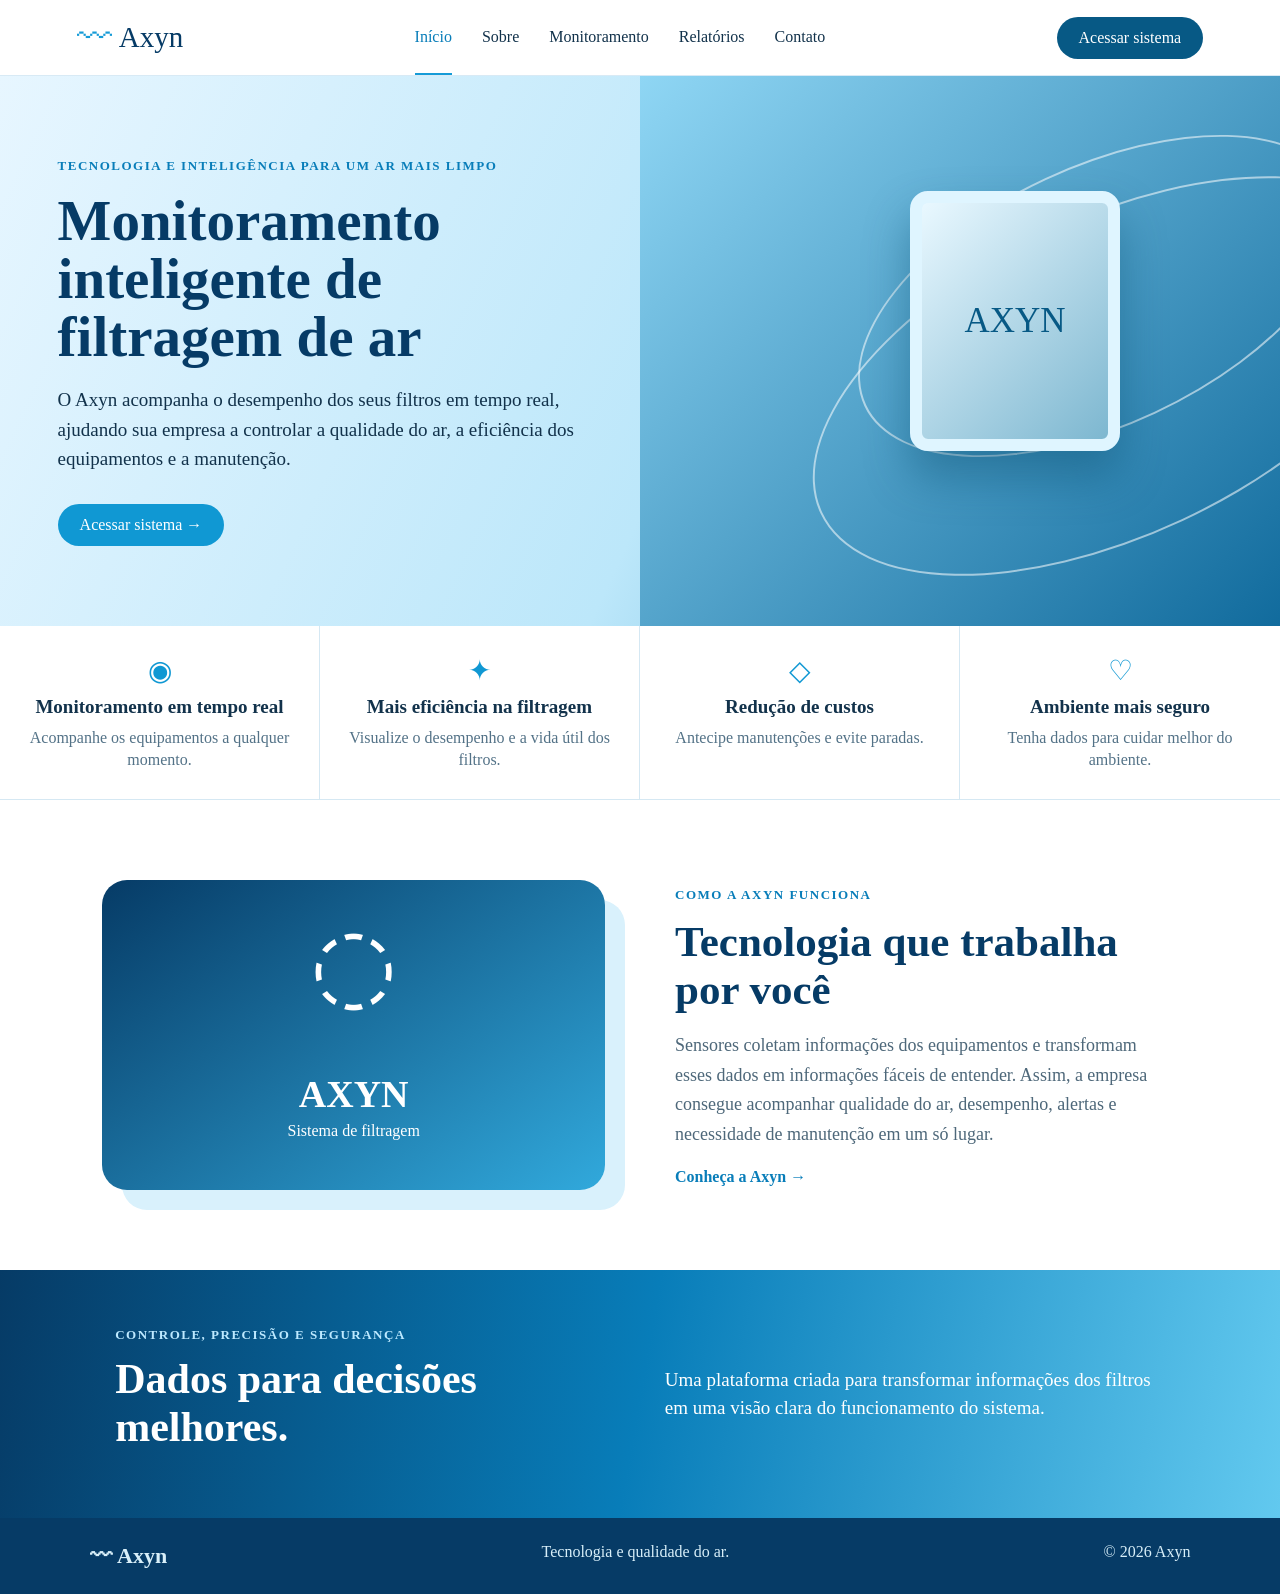
<file: index.html>
<!DOCTYPE html>
<html lang="pt-BR">
<head>
    <meta charset="UTF-8">
    <meta name="viewport" content="width=device-width, initial-scale=1.0">
    <title>Axyn | Monitoramento de Filtragem de Ar</title>
    <link rel="stylesheet" href="style.css">
</head>
<body>
<header class="topbar public-nav">
    <a class="logo" href="index.html"><span>〰</span> Axyn</a>
    <nav>
        <a class="active" href="index.html">Início</a>
        <a href="sobre.html">Sobre</a>
        <a href="monitoramento.html">Monitoramento</a>
        <a href="relatorios.html">Relatórios</a>
        <a href="contato.html">Contato</a>
    </nav>
    <a class="btn btn-dark" href="login.html">Acessar sistema</a>
</header>

<main>
<section class="hero">
    <div class="hero-content">
        <span class="eyebrow">TECNOLOGIA E INTELIGÊNCIA PARA UM AR MAIS LIMPO</span>
        <h1>Monitoramento inteligente de filtragem de ar</h1>
        <p>O Axyn acompanha o desempenho dos seus filtros em tempo real, ajudando sua empresa a controlar a qualidade do ar, a eficiência dos equipamentos e a manutenção.</p>
        <a class="btn btn-blue" href="login.html">Acessar sistema →</a>
    </div>
    <div class="hero-visual">
        <div class="air-ring ring-one"></div>
        <div class="air-ring ring-two"></div>
        <div class="filter-machine">AXYN</div>
    </div>
</section>

<section class="benefits">
    <article><span>◉</span><h3>Monitoramento em tempo real</h3><p>Acompanhe os equipamentos a qualquer momento.</p></article>
    <article><span>✦</span><h3>Mais eficiência na filtragem</h3><p>Visualize o desempenho e a vida útil dos filtros.</p></article>
    <article><span>◇</span><h3>Redução de custos</h3><p>Antecipe manutenções e evite paradas.</p></article>
    <article><span>♡</span><h3>Ambiente mais seguro</h3><p>Tenha dados para cuidar melhor do ambiente.</p></article>
</section>

<section class="split-section">
    <div class="photo-placeholder">
        <div class="filter-icon">◌</div>
        <strong>AXYN</strong>
        <span>Sistema de filtragem</span>
    </div>
    <div>
        <span class="eyebrow">COMO A AXYN FUNCIONA</span>
        <h2>Tecnologia que trabalha por você</h2>
        <p>Sensores coletam informações dos equipamentos e transformam esses dados em informações fáceis de entender. Assim, a empresa consegue acompanhar qualidade do ar, desempenho, alertas e necessidade de manutenção em um só lugar.</p>
        <a class="text-link" href="sobre.html">Conheça a Axyn →</a>
    </div>
</section>

<section class="blue-banner">
    <div>
        <span class="eyebrow light">CONTROLE, PRECISÃO E SEGURANÇA</span>
        <h2>Dados para decisões melhores.</h2>
    </div>
    <p>Uma plataforma criada para transformar informações dos filtros em uma visão clara do funcionamento do sistema.</p>
</section>
</main>

<footer><strong>〰 Axyn</strong><span>Tecnologia e qualidade do ar.</span><span>© 2026 Axyn</span></footer>
<script src="script.js"></script>
</body>
</html>
</file>
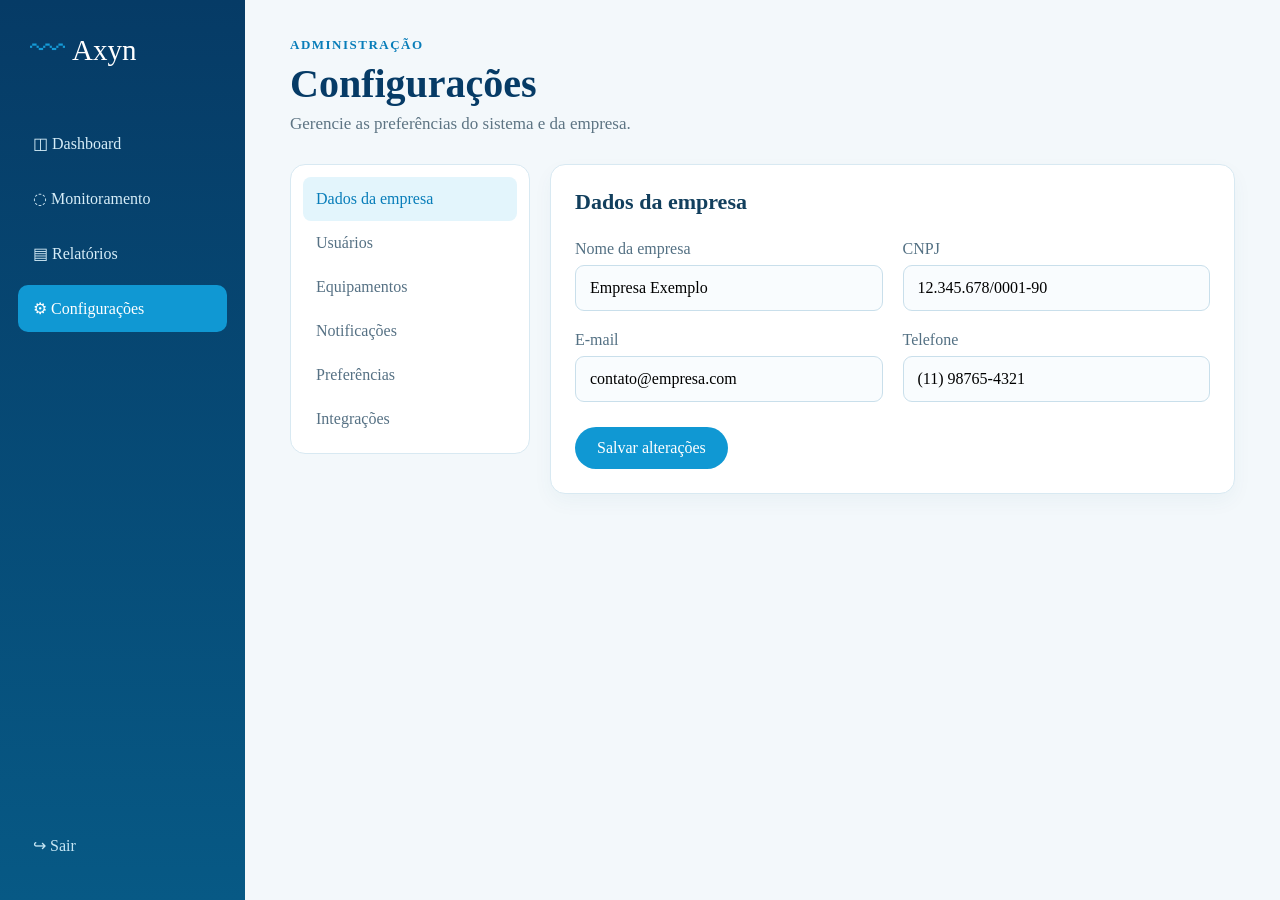
<file: configuracoes.html>
<!DOCTYPE html>
<html lang="pt-BR">
<head>
<meta charset="UTF-8">
<meta name="viewport" content="width=device-width, initial-scale=1.0">
<title>Axyn | Configurações</title>
<link rel="stylesheet" href="style.css">
</head>
<body class="app-page">
<aside class="sidebar"><a class="logo logo-light" href="dashboard.html"><span>〰</span> Axyn</a><nav><a href="dashboard.html">◫ <span>Dashboard</span></a><a href="monitoramento.html">◌ <span>Monitoramento</span></a><a href="relatorios.html">▤ <span>Relatórios</span></a><a class="active" href="configuracoes.html">⚙ <span>Configurações</span></a></nav><a class="logout" href="index.html">↪ Sair</a></aside>
<main class="app-main"><header class="app-header"><div><span class="eyebrow">ADMINISTRAÇÃO</span><h1>Configurações</h1><p>Gerencie as preferências do sistema e da empresa.</p></div></header>
<section class="settings-layout"><div class="settings-menu"><a class="selected">Dados da empresa</a><a>Usuários</a><a>Equipamentos</a><a>Notificações</a><a>Preferências</a><a>Integrações</a></div><div class="panel settings-form"><h2>Dados da empresa</h2><div class="form-grid"><label>Nome da empresa<input value="Empresa Exemplo"></label><label>CNPJ<input value="12.345.678/0001-90"></label><label>E-mail<input value="contato@empresa.com"></label><label>Telefone<input value="(11) 98765-4321"></label></div><button class="btn btn-blue">Salvar alterações</button></div></section>
</main><script src="script.js"></script>
</body>
</html>
</file>
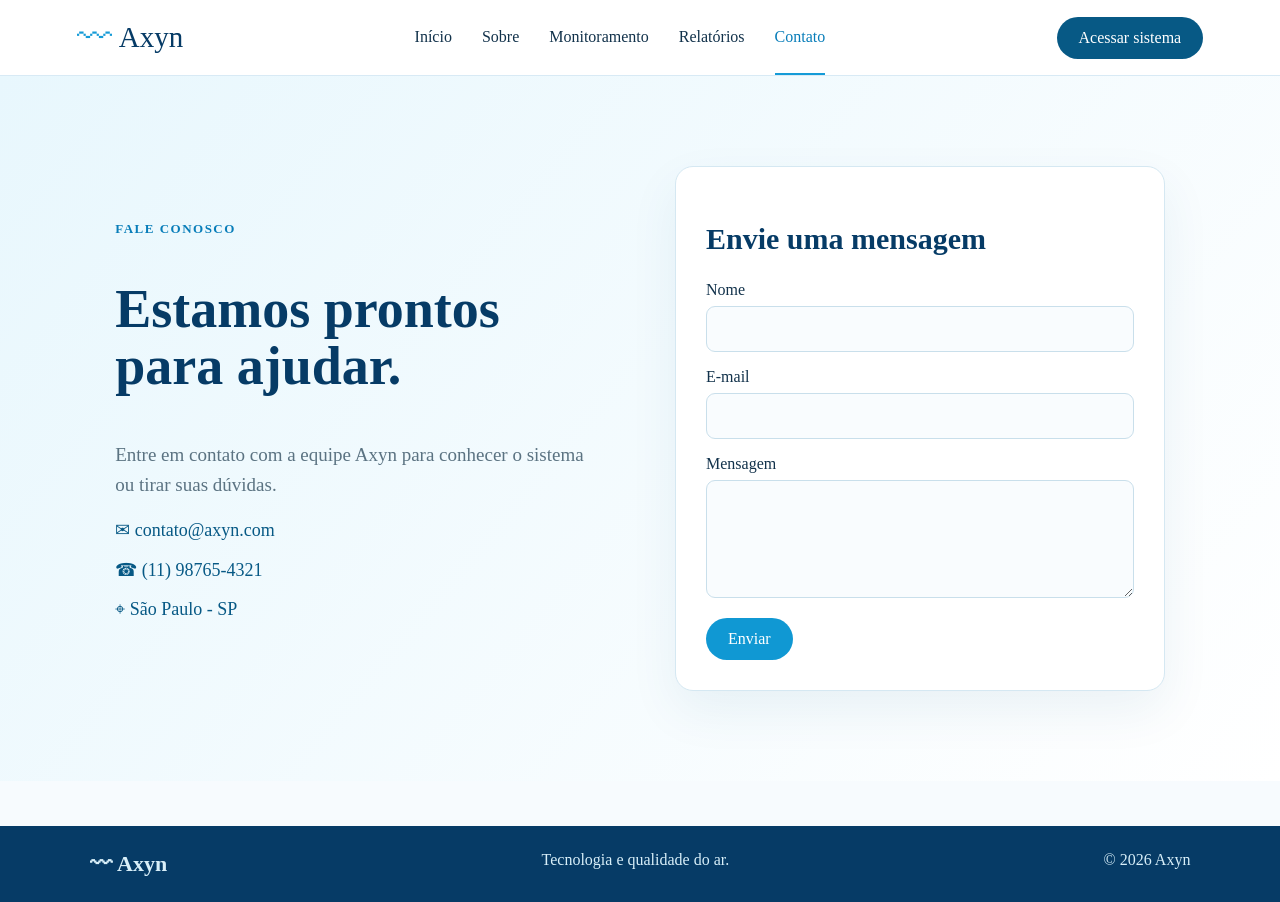
<file: contato.html>
<!DOCTYPE html>
<html lang="pt-BR">
<head>
<meta charset="UTF-8">
<meta name="viewport" content="width=device-width, initial-scale=1.0">
<title>Axyn | Contato</title>
<link rel="stylesheet" href="style.css">
</head>
<body>
<header class="topbar public-nav"><a class="logo" href="index.html"><span>〰</span> Axyn</a><nav><a href="index.html">Início</a><a href="sobre.html">Sobre</a><a href="monitoramento.html">Monitoramento</a><a href="relatorios.html">Relatórios</a><a class="active" href="contato.html">Contato</a></nav><a class="btn btn-dark" href="login.html">Acessar sistema</a></header>
<main class="page"><section class="contact"><div><span class="eyebrow">FALE CONOSCO</span><h1>Estamos prontos para ajudar.</h1><p>Entre em contato com a equipe Axyn para conhecer o sistema ou tirar suas dúvidas.</p><div class="contact-list"><p>✉ contato@axyn.com</p><p>☎ (11) 98765-4321</p><p>⌖ São Paulo - SP</p></div></div><form class="contact-form"><h2>Envie uma mensagem</h2><label>Nome<input type="text" required></label><label>E-mail<input type="email" required></label><label>Mensagem<textarea rows="5" required></textarea></label><button class="btn btn-blue">Enviar</button></form></section></main>
<footer><strong>〰 Axyn</strong><span>Tecnologia e qualidade do ar.</span><span>© 2026 Axyn</span></footer><script src="script.js"></script>
</body>
</html>
</file>
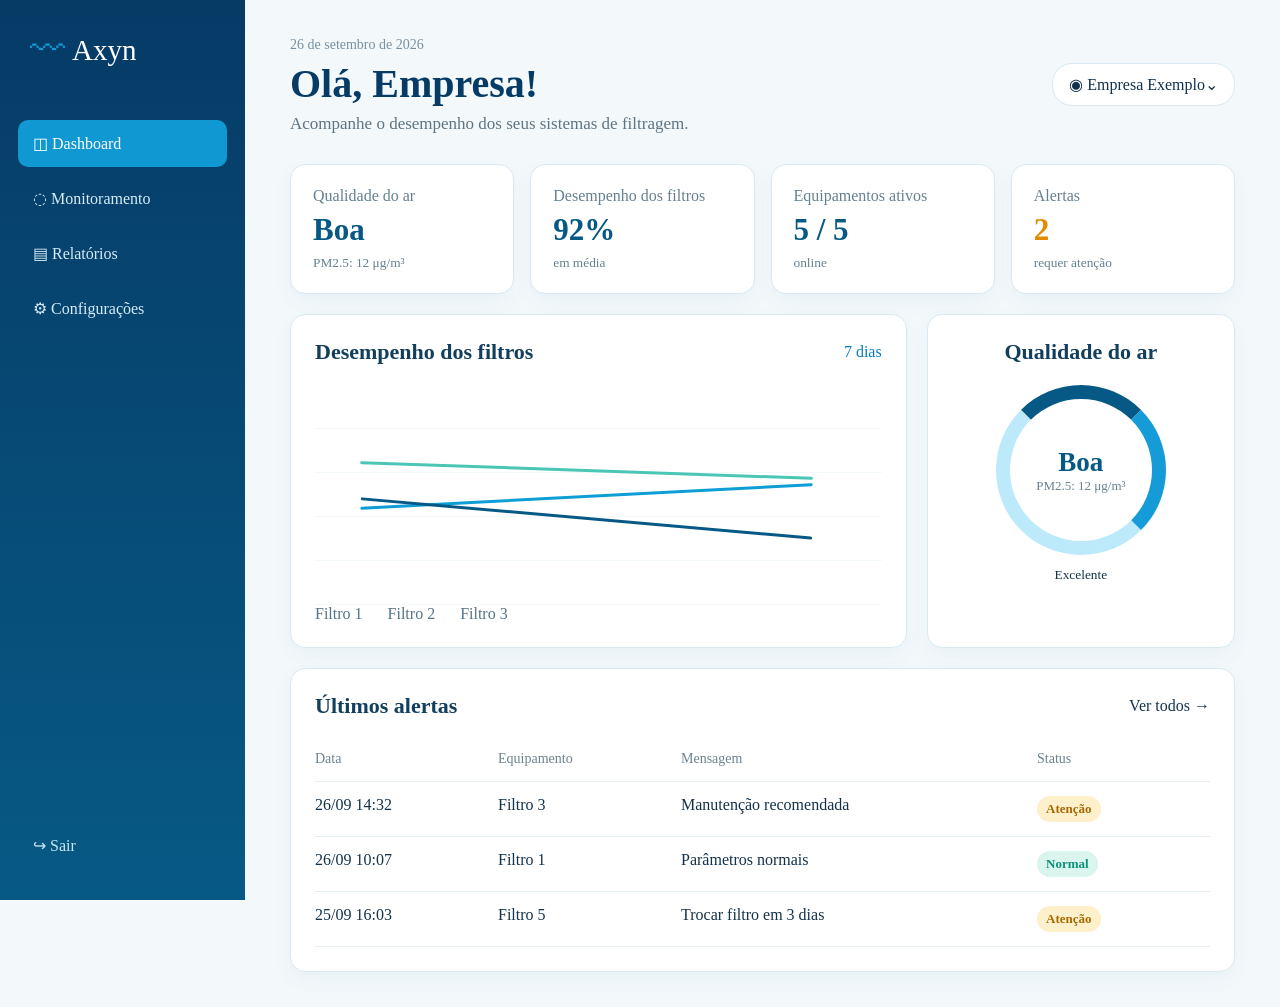
<file: dashboard.html>
<!DOCTYPE html>
<html lang="pt-BR">
<head>
<meta charset="UTF-8">
<meta name="viewport" content="width=device-width, initial-scale=1.0">
<title>Axyn | Dashboard</title>
<link rel="stylesheet" href="style.css">
</head>
<body class="app-page">
<aside class="sidebar">
<a class="logo logo-light" href="dashboard.html"><span>〰</span> Axyn</a>
<nav><a class="active" href="dashboard.html">◫ <span>Dashboard</span></a><a href="monitoramento.html">◌ <span>Monitoramento</span></a><a href="relatorios.html">▤ <span>Relatórios</span></a><a href="configuracoes.html">⚙ <span>Configurações</span></a></nav>
<a class="logout" href="index.html">↪ Sair</a>
</aside>
<main class="app-main">
<header class="app-header"><div><span class="muted">26 de setembro de 2026</span><h1>Olá, Empresa!</h1><p>Acompanhe o desempenho dos seus sistemas de filtragem.</p></div><div class="account">◉ Empresa Exemplo⌄</div></header>
<section class="metric-grid">
<div class="metric"><span>Qualidade do ar</span><strong>Boa</strong><small>PM2.5: 12 μg/m³</small></div>
<div class="metric"><span>Desempenho dos filtros</span><strong>92%</strong><small>em média</small></div>
<div class="metric"><span>Equipamentos ativos</span><strong>5 / 5</strong><small>online</small></div>
<div class="metric alert-metric"><span>Alertas</span><strong>2</strong><small>requer atenção</small></div>
</section>
<section class="dashboard-grid">
<div class="panel chart-panel"><div class="panel-title"><h2>Desempenho dos filtros</h2><span>7 dias</span></div><div class="chart"><div class="chart-line line-a"></div><div class="chart-line line-b"></div><div class="chart-line line-c"></div></div><div class="legend"><span>Filtro 1</span><span>Filtro 2</span><span>Filtro 3</span></div></div>
<div class="panel gauge-panel"><h2>Qualidade do ar</h2><div class="gauge"><strong>Boa</strong><span>PM2.5: 12 μg/m³</span></div><small>Excelente</small></div>
</section>
<section class="panel"><div class="panel-title"><h2>Últimos alertas</h2><a href="relatorios.html">Ver todos →</a></div><div class="table"><div class="table-row head"><span>Data</span><span>Equipamento</span><span>Mensagem</span><span>Status</span></div><div class="table-row"><span>26/09 14:32</span><span>Filtro 3</span><span>Manutenção recomendada</span><b class="status warning">Atenção</b></div><div class="table-row"><span>26/09 10:07</span><span>Filtro 1</span><span>Parâmetros normais</span><b class="status ok">Normal</b></div><div class="table-row"><span>25/09 16:03</span><span>Filtro 5</span><span>Trocar filtro em 3 dias</span><b class="status warning">Atenção</b></div></div></section>
</main>
<script src="script.js"></script>
</body>
</html>
</file>
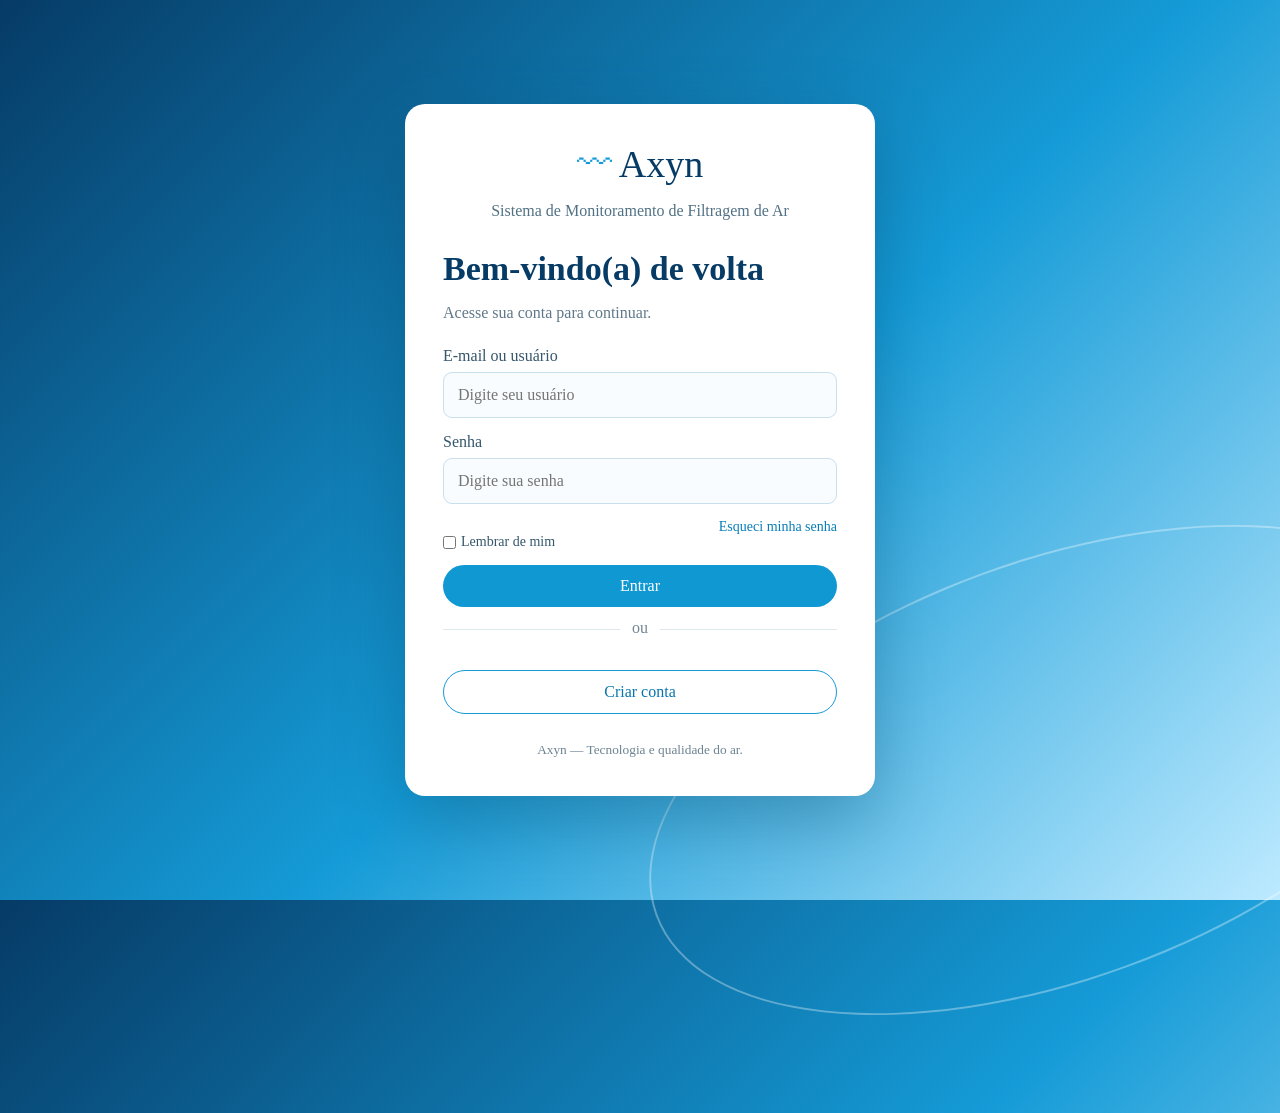
<file: login.html>
<!DOCTYPE html>
<html lang="pt-BR">
<head>
<meta charset="UTF-8">
<meta name="viewport" content="width=device-width, initial-scale=1.0">
<title>Axyn | Login</title>
<link rel="stylesheet" href="style.css">
</head>
<body class="login-page">
<div class="login-decoration"></div>
<div class="login-card">
<a class="logo login-logo" href="index.html"><span>〰</span> Axyn</a>
<p class="login-subtitle">Sistema de Monitoramento de Filtragem de Ar</p>
<h1>Bem-vindo(a) de volta</h1>
<p>Acesse sua conta para continuar.</p>
<form onsubmit="loginDemo(event)">
<label>E-mail ou usuário<input type="text" required placeholder="Digite seu usuário"></label>
<label>Senha<input type="password" required placeholder="Digite sua senha"></label>
<div class="login-options"><label class="check"><input type="checkbox"> Lembrar de mim</label><a href="#">Esqueci minha senha</a></div>
<button class="btn btn-blue full" type="submit">Entrar</button>
</form>
<div class="or"><span>ou</span></div>
<a class="btn btn-outline full" href="#">Criar conta</a>
<small>Axyn — Tecnologia e qualidade do ar.</small>
</div>
<script src="script.js"></script>
</body>
</html>
</file>
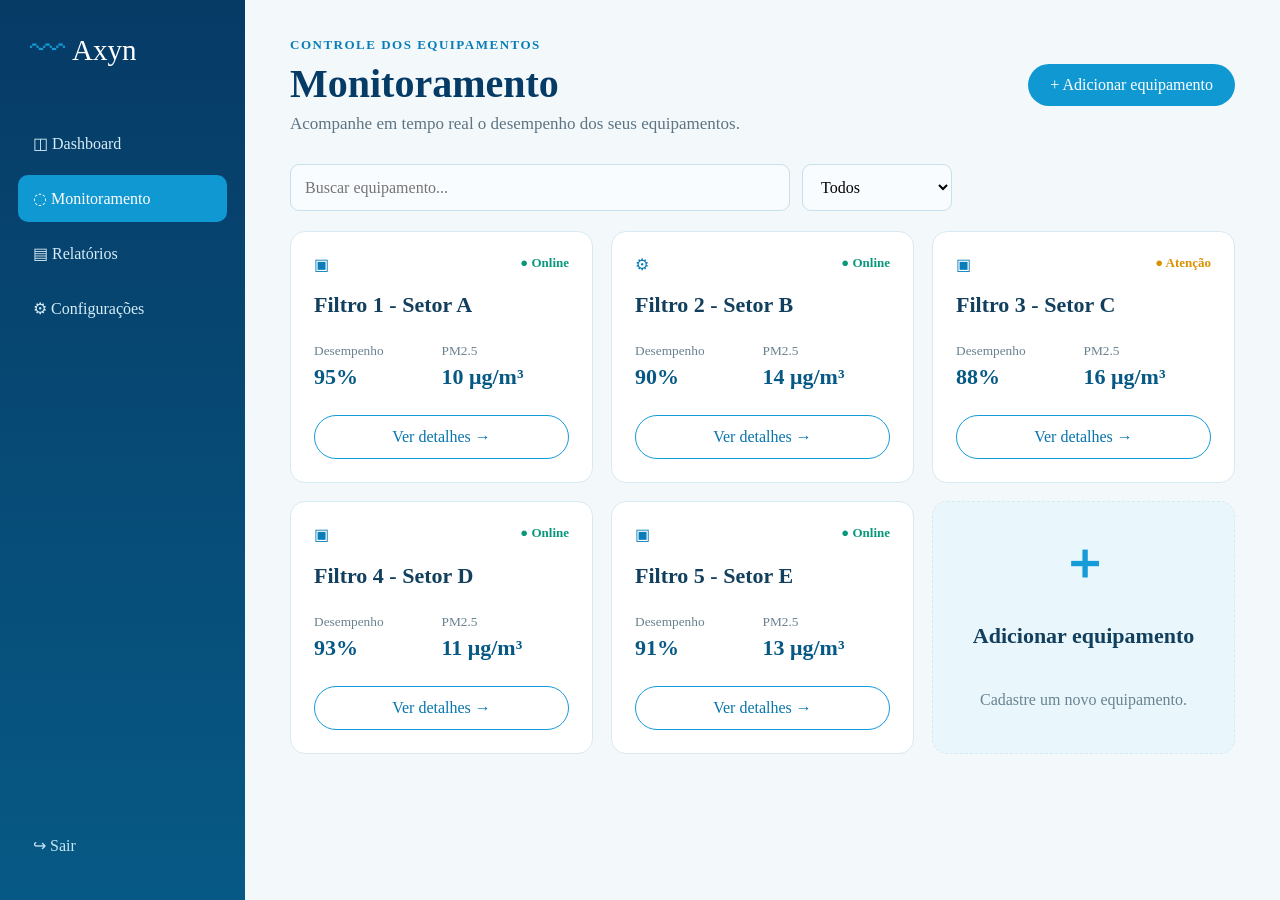
<file: monitoramento.html>
<!DOCTYPE html>
<html lang="pt-BR">
<head>
<meta charset="UTF-8">
<meta name="viewport" content="width=device-width, initial-scale=1.0">
<title>Axyn | Monitoramento</title>
<link rel="stylesheet" href="style.css">
</head>
<body class="app-page">
<aside class="sidebar"><a class="logo logo-light" href="dashboard.html"><span>〰</span> Axyn</a><nav><a href="dashboard.html">◫ <span>Dashboard</span></a><a class="active" href="monitoramento.html">◌ <span>Monitoramento</span></a><a href="relatorios.html">▤ <span>Relatórios</span></a><a href="configuracoes.html">⚙ <span>Configurações</span></a></nav><a class="logout" href="index.html">↪ Sair</a></aside>
<main class="app-main"><header class="app-header"><div><span class="eyebrow">CONTROLE DOS EQUIPAMENTOS</span><h1>Monitoramento</h1><p>Acompanhe em tempo real o desempenho dos seus equipamentos.</p></div><button class="btn btn-blue">+ Adicionar equipamento</button></header>
<div class="filter-bar"><input type="search" placeholder="Buscar equipamento..."><select><option>Todos</option><option>Online</option><option>Alerta</option></select></div>
<section class="device-grid">
<div class="device-card"><div class="device-top"><span>▣</span><b>● Online</b></div><h2>Filtro 1 - Setor A</h2><div class="device-data"><div><small>Desempenho</small><strong>95%</strong></div><div><small>PM2.5</small><strong>10 μg/m³</strong></div></div><a class="btn btn-outline full" href="#">Ver detalhes →</a></div>
<div class="device-card"><div class="device-top"><span>⚙</span><b>● Online</b></div><h2>Filtro 2 - Setor B</h2><div class="device-data"><div><small>Desempenho</small><strong>90%</strong></div><div><small>PM2.5</small><strong>14 μg/m³</strong></div></div><a class="btn btn-outline full" href="#">Ver detalhes →</a></div>
<div class="device-card"><div class="device-top"><span>▣</span><b class="warning-text">● Atenção</b></div><h2>Filtro 3 - Setor C</h2><div class="device-data"><div><small>Desempenho</small><strong>88%</strong></div><div><small>PM2.5</small><strong>16 μg/m³</strong></div></div><a class="btn btn-outline full" href="#">Ver detalhes →</a></div>
<div class="device-card"><div class="device-top"><span>▣</span><b>● Online</b></div><h2>Filtro 4 - Setor D</h2><div class="device-data"><div><small>Desempenho</small><strong>93%</strong></div><div><small>PM2.5</small><strong>11 μg/m³</strong></div></div><a class="btn btn-outline full" href="#">Ver detalhes →</a></div>
<div class="device-card"><div class="device-top"><span>▣</span><b>● Online</b></div><h2>Filtro 5 - Setor E</h2><div class="device-data"><div><small>Desempenho</small><strong>91%</strong></div><div><small>PM2.5</small><strong>13 μg/m³</strong></div></div><a class="btn btn-outline full" href="#">Ver detalhes →</a></div>
<div class="device-card add-card"><strong>＋</strong><h2>Adicionar equipamento</h2><p>Cadastre um novo equipamento.</p></div>
</section></main>
<script src="script.js"></script>
</body>
</html>
</file>
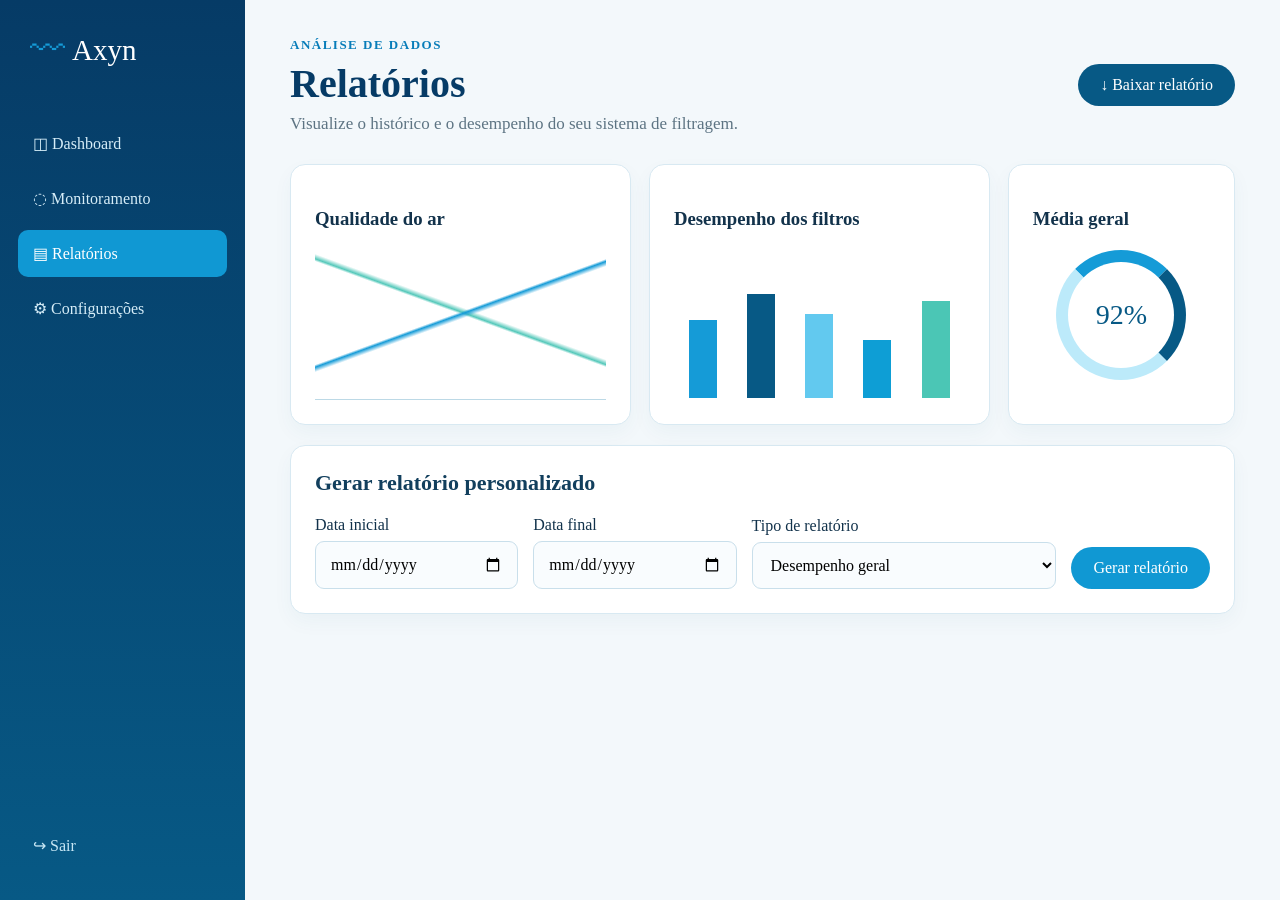
<file: relatorios.html>
<!DOCTYPE html>
<html lang="pt-BR">
<head>
<meta charset="UTF-8">
<meta name="viewport" content="width=device-width, initial-scale=1.0">
<title>Axyn | Relatórios</title>
<link rel="stylesheet" href="style.css">
</head>
<body class="app-page">
<aside class="sidebar"><a class="logo logo-light" href="dashboard.html"><span>〰</span> Axyn</a><nav><a href="dashboard.html">◫ <span>Dashboard</span></a><a href="monitoramento.html">◌ <span>Monitoramento</span></a><a class="active" href="relatorios.html">▤ <span>Relatórios</span></a><a href="configuracoes.html">⚙ <span>Configurações</span></a></nav><a class="logout" href="index.html">↪ Sair</a></aside>
<main class="app-main"><header class="app-header"><div><span class="eyebrow">ANÁLISE DE DADOS</span><h1>Relatórios</h1><p>Visualize o histórico e o desempenho do seu sistema de filtragem.</p></div><button class="btn btn-dark">↓ Baixar relatório</button></header>
<section class="report-cards"><div class="panel"><h3>Qualidade do ar</h3><div class="mini-chart"></div></div><div class="panel"><h3>Desempenho dos filtros</h3><div class="bars"><i></i><i></i><i></i><i></i><i></i></div></div><div class="panel"><h3>Média geral</h3><div class="circle-stat">92%</div></div></section>
<section class="panel"><h2>Gerar relatório personalizado</h2><div class="report-form"><label>Data inicial<input type="date"></label><label>Data final<input type="date"></label><label>Tipo de relatório<select><option>Desempenho geral</option><option>Qualidade do ar</option><option>Manutenção</option></select></label><button class="btn btn-blue">Gerar relatório</button></div></section>
</main><script src="script.js"></script>
</body>
</html>
</file>
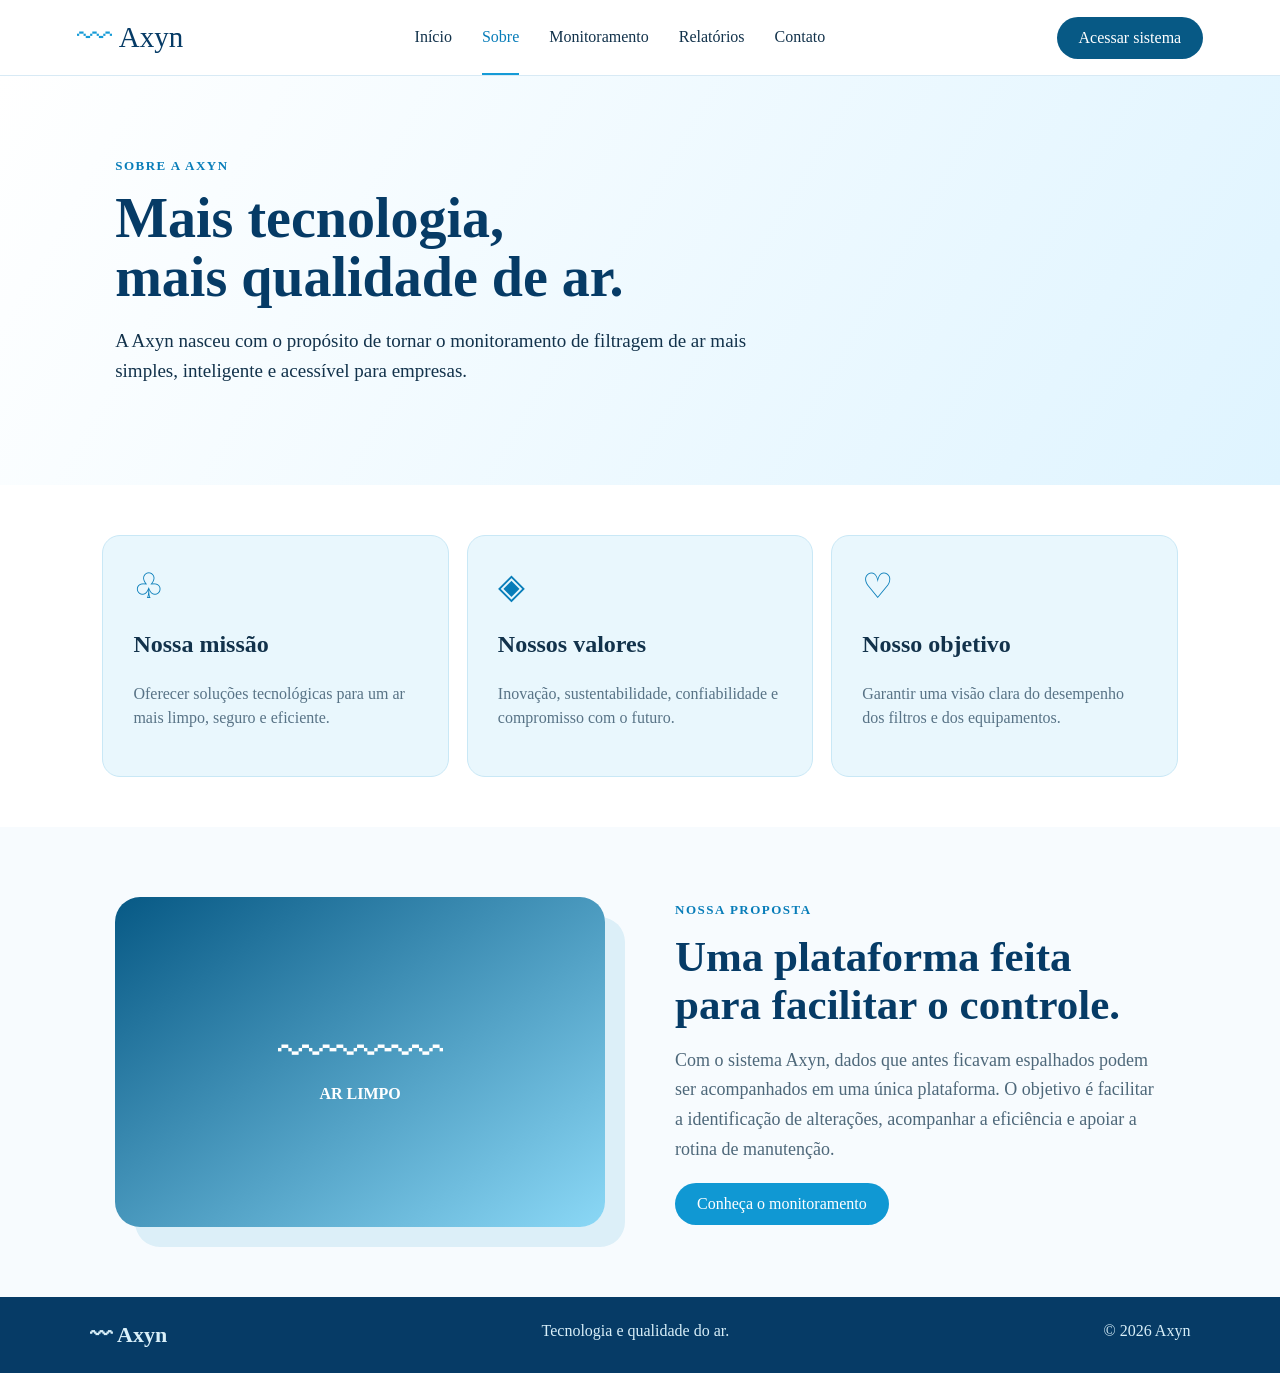
<file: sobre.html>
<!DOCTYPE html>
<html lang="pt-BR">
<head>
<meta charset="UTF-8">
<meta name="viewport" content="width=device-width, initial-scale=1.0">
<title>Axyn | Sobre</title>
<link rel="stylesheet" href="style.css">
</head>
<body>
<header class="topbar public-nav">
<a class="logo" href="index.html"><span>〰</span> Axyn</a>
<nav><a href="index.html">Início</a><a class="active" href="sobre.html">Sobre</a><a href="monitoramento.html">Monitoramento</a><a href="relatorios.html">Relatórios</a><a href="contato.html">Contato</a></nav>
<a class="btn btn-dark" href="login.html">Acessar sistema</a>
</header>

<main class="page">
<section class="page-heading">
<span class="eyebrow">SOBRE A AXYN</span>
<h1>Mais tecnologia,<br>mais qualidade de ar.</h1>
<p>A Axyn nasceu com o propósito de tornar o monitoramento de filtragem de ar mais simples, inteligente e acessível para empresas.</p>
</section>

<section class="values-grid">
<article><span class="icon">♧</span><h3>Nossa missão</h3><p>Oferecer soluções tecnológicas para um ar mais limpo, seguro e eficiente.</p></article>
<article><span class="icon">◈</span><h3>Nossos valores</h3><p>Inovação, sustentabilidade, confiabilidade e compromisso com o futuro.</p></article>
<article><span class="icon">♡</span><h3>Nosso objetivo</h3><p>Garantir uma visão clara do desempenho dos filtros e dos equipamentos.</p></article>
</section>

<section class="story">
<div class="story-art"><div class="air-wave">〰〰〰</div><strong>AR LIMPO</strong></div>
<div><span class="eyebrow">NOSSA PROPOSTA</span><h2>Uma plataforma feita para facilitar o controle.</h2><p>Com o sistema Axyn, dados que antes ficavam espalhados podem ser acompanhados em uma única plataforma. O objetivo é facilitar a identificação de alterações, acompanhar a eficiência e apoiar a rotina de manutenção.</p><a class="btn btn-blue" href="monitoramento.html">Conheça o monitoramento</a></div>
</section>
</main>
<footer><strong>〰 Axyn</strong><span>Tecnologia e qualidade do ar.</span><span>© 2026 Axyn</span></footer>
<script src="script.js"></script>
</body>
</html>
</file>
<file: style.css>
* {
    box-sizing: border-box;
}

html {
    scroll-behavior: smooth;
}

body {
    margin: 0;
    background: #f7fbfe;
    color: #12324b;
    font-family: "Times New Roman", Times, serif;
}

a {
    text-decoration: none;
    color: inherit;
}

button,
input,
select,
textarea {
    font: inherit;
}

.topbar {
    height: 76px;
    padding: 0 6%;
    display: flex;
    align-items: center;
    justify-content: space-between;
    background: #ffffff;
    border-bottom: 1px solid #d8eaf5;
    position: relative;
    z-index: 5;
}

.logo {
    font-size: 29px;
    color: #063b66;
    display: flex;
    align-items: center;
    gap: 7px;
}

.logo span {
    font-size: 35px;
    color: #159bd7;
}

.topbar nav {
    display: flex;
    gap: 30px;
    font-size: 16px;
}

.topbar nav a {
    padding: 27px 0;
    border-bottom: 2px solid transparent;
}

.topbar nav a:hover,
.topbar nav .active {
    color: #087db9;
    border-bottom-color: #159bd7;
}

.btn {
    border: 0;
    border-radius: 24px;
    padding: 12px 22px;
    cursor: pointer;
    display: inline-block;
    text-align: center;
    transition: 0.2s;
}

.btn:hover {
    transform: translateY(-2px);
}

.btn-dark {
    background: #075985;
    color: #ffffff;
}

.btn-blue {
    background: #1098d3;
    color: #ffffff;
}

.btn-outline {
    border: 1px solid #159bd7;
    color: #0875ac;
    background: #ffffff;
}

.full {
    width: 100%;
}

.eyebrow {
    font-size: 13px;
    letter-spacing: 1.5px;
    color: #087db9;
    font-weight: bold;
}

.eyebrow.light {
    color: #bde9ff;
}

.hero {
    min-height: 510px;
    display: grid;
    grid-template-columns: 1fr 1fr;
    overflow: hidden;
    background: linear-gradient(115deg, #e7f6ff, #bce7fa 55%, #3b9dcc);
}

.hero-content {
    padding: 80px 9%;
    position: relative;
    z-index: 2;
}

.hero h1 {
    font-size: 57px;
    line-height: 1.02;
    max-width: 650px;
    margin: 18px 0;
    color: #063b66;
}

.hero p {
    font-size: 19px;
    line-height: 1.55;
    max-width: 620px;
    margin-bottom: 30px;
}

.hero-visual {
    position: relative;
    min-height: 500px;
    background: linear-gradient(135deg, #8fd6f4, #116b9d);
    overflow: hidden;
}

.air-ring {
    position: absolute;
    border: 2px solid rgba(255, 255, 255, 0.55);
    border-radius: 50%;
    transform: rotate(-25deg);
}

.ring-one {
    width: 520px;
    height: 260px;
    right: -80px;
    top: 90px;
}

.ring-two {
    width: 650px;
    height: 320px;
    right: -160px;
    top: 140px;
}

.filter-machine {
    position: absolute;
    width: 210px;
    height: 260px;
    right: 25%;
    top: 115px;
    border: 12px solid #dff5ff;
    border-radius: 18px;
    background: linear-gradient(135deg, #e9f8ff, #7db7d0);
    display: grid;
    place-items: center;
    color: #075985;
    font-size: 35px;
    box-shadow: 0 25px 45px #06486a66;
}

.benefits {
    display: grid;
    grid-template-columns: repeat(4, 1fr);
    background: #ffffff;
    border-bottom: 1px solid #d5e8f3;
}

.benefits article {
    padding: 28px;
    text-align: center;
    border-right: 1px solid #d5e8f3;
}

.benefits article:last-child {
    border: 0;
}

.benefits span {
    font-size: 28px;
    color: #1098d3;
}

.benefits h3 {
    font-size: 19px;
    margin: 9px 0;
}

.benefits p {
    margin: 0;
    color: #537287;
    line-height: 1.4;
}

.split-section {
    display: grid;
    grid-template-columns: 1fr 1fr;
    gap: 70px;
    align-items: center;
    padding: 80px 8%;
    background: #ffffff;
}

.split-section h2,
.story h2 {
    font-size: 43px;
    line-height: 1.1;
    color: #063b66;
    margin: 15px 0;
}

.split-section p,
.story p {
    font-size: 18px;
    line-height: 1.65;
    color: #4e687a;
}

.photo-placeholder {
    height: 310px;
    border-radius: 25px;
    background: linear-gradient(145deg, #063b66, #31a9dc);
    display: grid;
    place-items: center;
    color: #ffffff;
    box-shadow: 20px 20px 0 #d9f1fc;
}

.filter-icon {
    font-size: 100px;
}

.photo-placeholder strong {
    font-size: 38px;
}

.photo-placeholder span {
    margin-top: -70px;
}

.text-link {
    color: #087db9;
    font-weight: bold;
}

.blue-banner {
    padding: 55px 9%;
    background: linear-gradient(100deg, #063b66, #087db9, #62c9ef);
    color: #ffffff;
    display: flex;
    justify-content: space-between;
    gap: 50px;
    align-items: center;
}

.blue-banner h2 {
    font-size: 42px;
    margin: 12px 0;
}

.blue-banner p {
    font-size: 19px;
    max-width: 500px;
    line-height: 1.5;
}

.page {
    min-height: calc(100vh - 150px);
}

.page-heading {
    padding: 80px 9%;
    background: linear-gradient(120deg, #ffffff, #dff4ff);
    max-width: 100%;
}

.page-heading h1 {
    font-size: 56px;
    line-height: 1.05;
    color: #063b66;
    margin: 15px 0;
}

.page-heading p {
    font-size: 19px;
    max-width: 650px;
    line-height: 1.6;
}

.values-grid {
    display: grid;
    grid-template-columns: repeat(3, 1fr);
    gap: 18px;
    padding: 50px 8%;
    background: #ffffff;
}

.values-grid article {
    padding: 30px;
    border-radius: 18px;
    background: #e9f7fd;
    border: 1px solid #c9e8f6;
}

.icon {
    font-size: 35px;
    color: #087db9;
}

.values-grid h3 {
    font-size: 24px;
}

.values-grid p {
    color: #587386;
    line-height: 1.5;
}

.story {
    display: grid;
    grid-template-columns: 1fr 1fr;
    gap: 70px;
    padding: 70px 9%;
    align-items: center;
}

.story-art {
    height: 330px;
    border-radius: 25px;
    background: linear-gradient(145deg, #075985, #8bd8f6);
    color: #ffffff;
    display: flex;
    flex-direction: column;
    align-items: center;
    justify-content: center;
    box-shadow: 20px 20px 0 #dceff8;
}

.air-wave {
    font-size: 55px;
}

.login-page {
    min-height: 100vh;
    background: linear-gradient(135deg, #063b66, #159bd7 55%, #bdeaff);
    display: grid;
    place-items: center;
    padding: 30px;
    position: relative;
    overflow: hidden;
}

.login-decoration {
    position: absolute;
    width: 850px;
    height: 420px;
    border: 2px solid #ffffff55;
    border-radius: 50%;
    right: -200px;
    bottom: -80px;
    transform: rotate(-20deg);
}

.login-card {
    width: min(470px, 100%);
    background: #ffffff;
    border-radius: 20px;
    padding: 38px;
    box-shadow: 0 25px 70px #033c5b55;
    position: relative;
}

.login-logo {
    justify-content: center;
    font-size: 38px;
}

.login-subtitle {
    text-align: center;
    color: #517184;
}

.login-card h1 {
    font-size: 34px;
    color: #063b66;
    margin: 30px 0 5px;
}

.login-card > p:not(.login-subtitle) {
    color: #60798a;
}

.login-card form {
    margin-top: 25px;
}

.login-card label {
    display: block;
    margin: 15px 0;
    color: #35566b;
}

.login-card input,
.contact-form input,
.contact-form textarea,
.report-form input,
.report-form select,
.form-grid input,
.filter-bar input,
.filter-bar select {
    width: 100%;
    padding: 13px 14px;
    border: 1px solid #c9dfeb;
    border-radius: 9px;
    background: #f9fcfe;
    outline: none;
    margin-top: 7px;
}

.login-card input:focus,
.contact-form input:focus,
.contact-form textarea:focus {
    border-color: #159bd7;
}

.login-options {
    display: flex;
    justify-content: space-between;
    font-size: 14px;
}

.check {
    display: flex !important;
    align-items: center;
    gap: 5px;
}

.check input {
    width: auto !important;
    margin: 0;
}

.login-options a {
    color: #087db9;
}

.or {
    text-align: center;
    margin: 22px 0;
    border-top: 1px solid #dce8ee;
}

.or span {
    background: #ffffff;
    position: relative;
    top: -11px;
    padding: 0 12px;
    color: #718594;
}

.login-card small {
    display: block;
    text-align: center;
    color: #6c8392;
    margin-top: 28px;
}

.app-page {
    display: flex;
    min-height: 100vh;
    background: #f3f8fb;
}

.sidebar {
    width: 245px;
    min-height: 100vh;
    background: linear-gradient(180deg, #063b66, #075985);
    color: #dff5ff;
    padding: 30px 18px;
    display: flex;
    flex-direction: column;
    position: fixed;
}

.logo-light {
    color: #ffffff;
    margin: 0 12px 50px;
}

.sidebar nav {
    display: flex;
    flex-direction: column;
    gap: 8px;
}

.sidebar nav a {
    padding: 14px 15px;
    border-radius: 10px;
    color: #d6edf8;
}

.sidebar nav a:hover,
.sidebar nav .active {
    background: #1098d3;
    color: #ffffff;
}

.logout {
    margin-top: auto;
    padding: 15px;
    color: #c7e7f5;
}

.app-main {
    margin-left: 245px;
    width: calc(100% - 245px);
    padding: 35px 45px;
}

.app-header {
    display: flex;
    justify-content: space-between;
    align-items: center;
    margin-bottom: 30px;
}

.app-header h1 {
    font-size: 40px;
    color: #063b66;
    margin: 7px 0;
}

.app-header p {
    margin: 0;
    color: #5d7483;
    font-size: 17px;
}

.muted {
    color: #77909f;
    font-size: 14px;
}

.account {
    background: #ffffff;
    border: 1px solid #d8e9f2;
    padding: 11px 16px;
    border-radius: 20px;
}

.metric-grid {
    display: grid;
    grid-template-columns: repeat(4, 1fr);
    gap: 16px;
    margin-bottom: 20px;
}

.metric {
    background: #ffffff;
    padding: 22px;
    border-radius: 15px;
    border: 1px solid #d8e9f2;
    box-shadow: 0 8px 20px #0b557c0b;
}

.metric span,
.metric small {
    display: block;
    color: #658091;
}

.metric strong {
    display: block;
    font-size: 31px;
    color: #075985;
    margin: 7px 0;
}

.alert-metric strong {
    color: #e18b00;
}

.dashboard-grid {
    display: grid;
    grid-template-columns: 2fr 1fr;
    gap: 20px;
    margin-bottom: 20px;
}

.panel {
    background: #ffffff;
    border: 1px solid #d8e9f2;
    border-radius: 15px;
    padding: 24px;
    box-shadow: 0 8px 20px #0b557c0b;
}

.panel h2 {
    margin: 0;
    color: #123f5d;
    font-size: 22px;
}

.panel-title {
    display: flex;
    justify-content: space-between;
    align-items: center;
}

.panel-title span {
    color: #087db9;
}

.chart {
    height: 220px;
    margin-top: 20px;
    position: relative;
    background: repeating-linear-gradient(
        to bottom,
        #ffffff 0,
        #ffffff 43px,
        #e8f2f7 44px
    );
}

.chart-line {
    position: absolute;
    height: 3px;
    width: 80%;
    left: 8%;
    top: 50%;
    border-radius: 5px;
    transform: rotate(-3deg);
    background: #0e9ed5;
}

.line-b {
    top: 60%;
    background: #075985;
    transform: rotate(5deg);
}

.line-c {
    top: 38%;
    background: #4bc6b5;
    transform: rotate(2deg);
}

.legend {
    display: flex;
    gap: 25px;
    color: #557385;
}

.gauge-panel {
    text-align: center;
}

.gauge {
    width: 170px;
    height: 170px;
    border: 14px solid #bceafa;
    border-top-color: #075985;
    border-right-color: #159bd7;
    border-radius: 50%;
    margin: 20px auto 10px;
    display: flex;
    flex-direction: column;
    align-items: center;
    justify-content: center;
}

.gauge strong {
    font-size: 27px;
    color: #075985;
}

.gauge span {
    font-size: 13px;
    color: #678291;
}

.table {
    margin-top: 18px;
}

.table-row {
    display: grid;
    grid-template-columns: 1fr 1fr 2fr 1fr;
    gap: 10px;
    padding: 14px 0;
    border-bottom: 1px solid #e5eef3;
}

.table-row.head {
    font-size: 14px;
    color: #6c8290;
}

.status {
    padding: 5px 9px;
    border-radius: 15px;
    width: max-content;
    font-size: 13px;
}

.status.ok {
    background: #d9f5ed;
    color: #0b9078;
}

.status.warning {
    background: #fff0cc;
    color: #a56a00;
}

.filter-bar {
    display: flex;
    gap: 12px;
    margin-bottom: 20px;
}

.filter-bar input {
    max-width: 500px;
    margin: 0;
}

.filter-bar select {
    width: 150px;
    margin: 0;
}

.device-grid {
    display: grid;
    grid-template-columns: repeat(3, 1fr);
    gap: 18px;
}

.device-card {
    background: #ffffff;
    border: 1px solid #d8e9f2;
    border-radius: 15px;
    padding: 23px;
}

.device-top {
    display: flex;
    justify-content: space-between;
    color: #087db9;
}

.device-top b {
    font-size: 13px;
    color: #0a987c;
}

.device-card h2 {
    font-size: 22px;
    color: #123f5d;
}

.device-data {
    display: grid;
    grid-template-columns: 1fr 1fr;
    margin: 25px 0;
}

.device-data small,
.device-data strong {
    display: block;
}

.device-data small {
    color: #6a8190;
}

.device-data strong {
    font-size: 22px;
    color: #075985;
    margin-top: 5px;
}

.warning-text {
    color: #d99100 !important;
}

.add-card {
    display: grid;
    place-items: center;
    text-align: center;
    background: #e9f7fd;
    border-style: dashed;
}

.add-card > strong {
    font-size: 50px;
    color: #159bd7;
}

.add-card p {
    color: #698392;
}

.report-cards {
    display: grid;
    grid-template-columns: 1.5fr 1.5fr 1fr;
    gap: 18px;
    margin-bottom: 20px;
}

.mini-chart {
    height: 150px;
    margin-top: 20px;
    background:
        linear-gradient(
            160deg,
            transparent 45%,
            #159bd7 46%,
            transparent 48%
        ),
        linear-gradient(
            20deg,
            transparent 54%,
            #54c8ba 55%,
            transparent 57%
        );
    border-bottom: 1px solid #bcd9e6;
}

.bars {
    height: 150px;
    display: flex;
    align-items: end;
    justify-content: space-around;
    padding-top: 20px;
}

.bars i {
    display: block;
    width: 28px;
    background: #159bd7;
    height: 60%;
}

.bars i:nth-child(2) {
    height: 80%;
    background: #075985;
}

.bars i:nth-child(3) {
    height: 65%;
    background: #62c9ef;
}

.bars i:nth-child(4) {
    height: 45%;
    background: #0e9ed5;
}

.bars i:nth-child(5) {
    height: 75%;
    background: #4bc6b5;
}

.circle-stat {
    width: 130px;
    height: 130px;
    border: 12px solid #bceafa;
    border-right-color: #075985;
    border-top-color: #159bd7;
    border-radius: 50%;
    display: grid;
    place-items: center;
    margin: 20px auto;
    color: #075985;
    font-size: 28px;
}

.report-form {
    display: grid;
    grid-template-columns: 1fr 1fr 1.5fr auto;
    gap: 15px;
    align-items: end;
    margin-top: 20px;
}

.settings-layout {
    display: grid;
    grid-template-columns: 240px 1fr;
    gap: 20px;
}

.settings-menu {
    background: #ffffff;
    border: 1px solid #d8e9f2;
    border-radius: 15px;
    padding: 12px;
    height: max-content;
}

.settings-menu a {
    display: block;
    padding: 13px;
    border-radius: 8px;
    color: #567184;
}

.settings-menu .selected,
.settings-menu a:hover {
    background: #e3f5fc;
    color: #087db9;
}

.form-grid {
    display: grid;
    grid-template-columns: 1fr 1fr;
    gap: 20px;
    margin: 25px 0;
}

.form-grid label {
    color: #537083;
}

.contact {
    display: grid;
    grid-template-columns: 1fr 1fr;
    gap: 70px;
    padding: 90px 9%;
    align-items: center;
    background: linear-gradient(130deg, #e8f7fd, #ffffff);
}

.contact h1 {
    font-size: 54px;
    line-height: 1.05;
    color: #063b66;
}

.contact > div > p {
    font-size: 19px;
    line-height: 1.6;
    color: #5b7382;
    max-width: 600px;
}

.contact-list {
    font-size: 18px;
    color: #075985;
}

.contact-form {
    background: #ffffff;
    border: 1px solid #d5e8f2;
    border-radius: 18px;
    padding: 30px;
    box-shadow: 0 20px 50px #07598512;
}

.contact-form h2 {
    color: #063b66;
    font-size: 30px;
}

.contact-form label {
    display: block;
    margin: 16px 0;
}

.contact-form textarea {
    resize: vertical;
}

footer {
    padding: 25px 7%;
    background: #063b66;
    color: #d8eff9;
    display: flex;
    justify-content: space-between;
}

footer strong {
    font-size: 22px;
}

@media (max-width: 900px) {
    .topbar nav {
        display: none;
    }

    .hero,
    .split-section,
    .story,
    .contact {
        grid-template-columns: 1fr;
    }

    .hero-content {
        padding: 55px 7%;
    }

    .hero h1,
    .page-heading h1,
    .contact h1 {
        font-size: 42px;
    }

    .hero-visual {
        min-height: 330px;
    }

    .benefits,
    .values-grid,
    .metric-grid,
    .device-grid,
    .report-cards {
        grid-template-columns: 1fr 1fr;
    }

    .sidebar {
        width: 75px;
        padding: 25px 10px;
    }

    .sidebar .logo {
        font-size: 0;
        justify-content: center;
    }

    .sidebar .logo span {
        font-size: 32px;
    }

    .sidebar nav a span,
    .logout {
        display: none;
    }

    .app-main {
        margin-left: 75px;
        width: calc(100% - 75px);
        padding: 25px;
    }

    .dashboard-grid {
        grid-template-columns: 1fr;
    }

    .report-form {
        grid-template-columns: 1fr 1fr;
    }

    .settings-layout {
        grid-template-columns: 1fr;
    }
}

@media (max-width: 600px) {
    .topbar {
        padding: 0 20px;
    }

    .topbar .btn {
        display: none;
    }

    .hero h1,
    .page-heading h1,
    .contact h1 {
        font-size: 35px;
    }

    .benefits,
    .values-grid,
    .metric-grid,
    .device-grid,
    .report-cards,
    .report-form,
    .form-grid {
        grid-template-columns: 1fr;
    }

    .app-header {
        align-items: flex-start;
        gap: 15px;
        flex-direction: column;
    }

    .app-main {
        padding: 20px 14px;
    }

    .table {
        overflow-x: auto;
    }

    .table-row {
        min-width: 650px;
    }

    .contact {
        padding: 50px 7%;
    }

    footer {
        flex-direction: column;
        gap: 10px;
    }

    .split-section,
    .story {
        padding: 55px 7%;
    }
}
</file>
